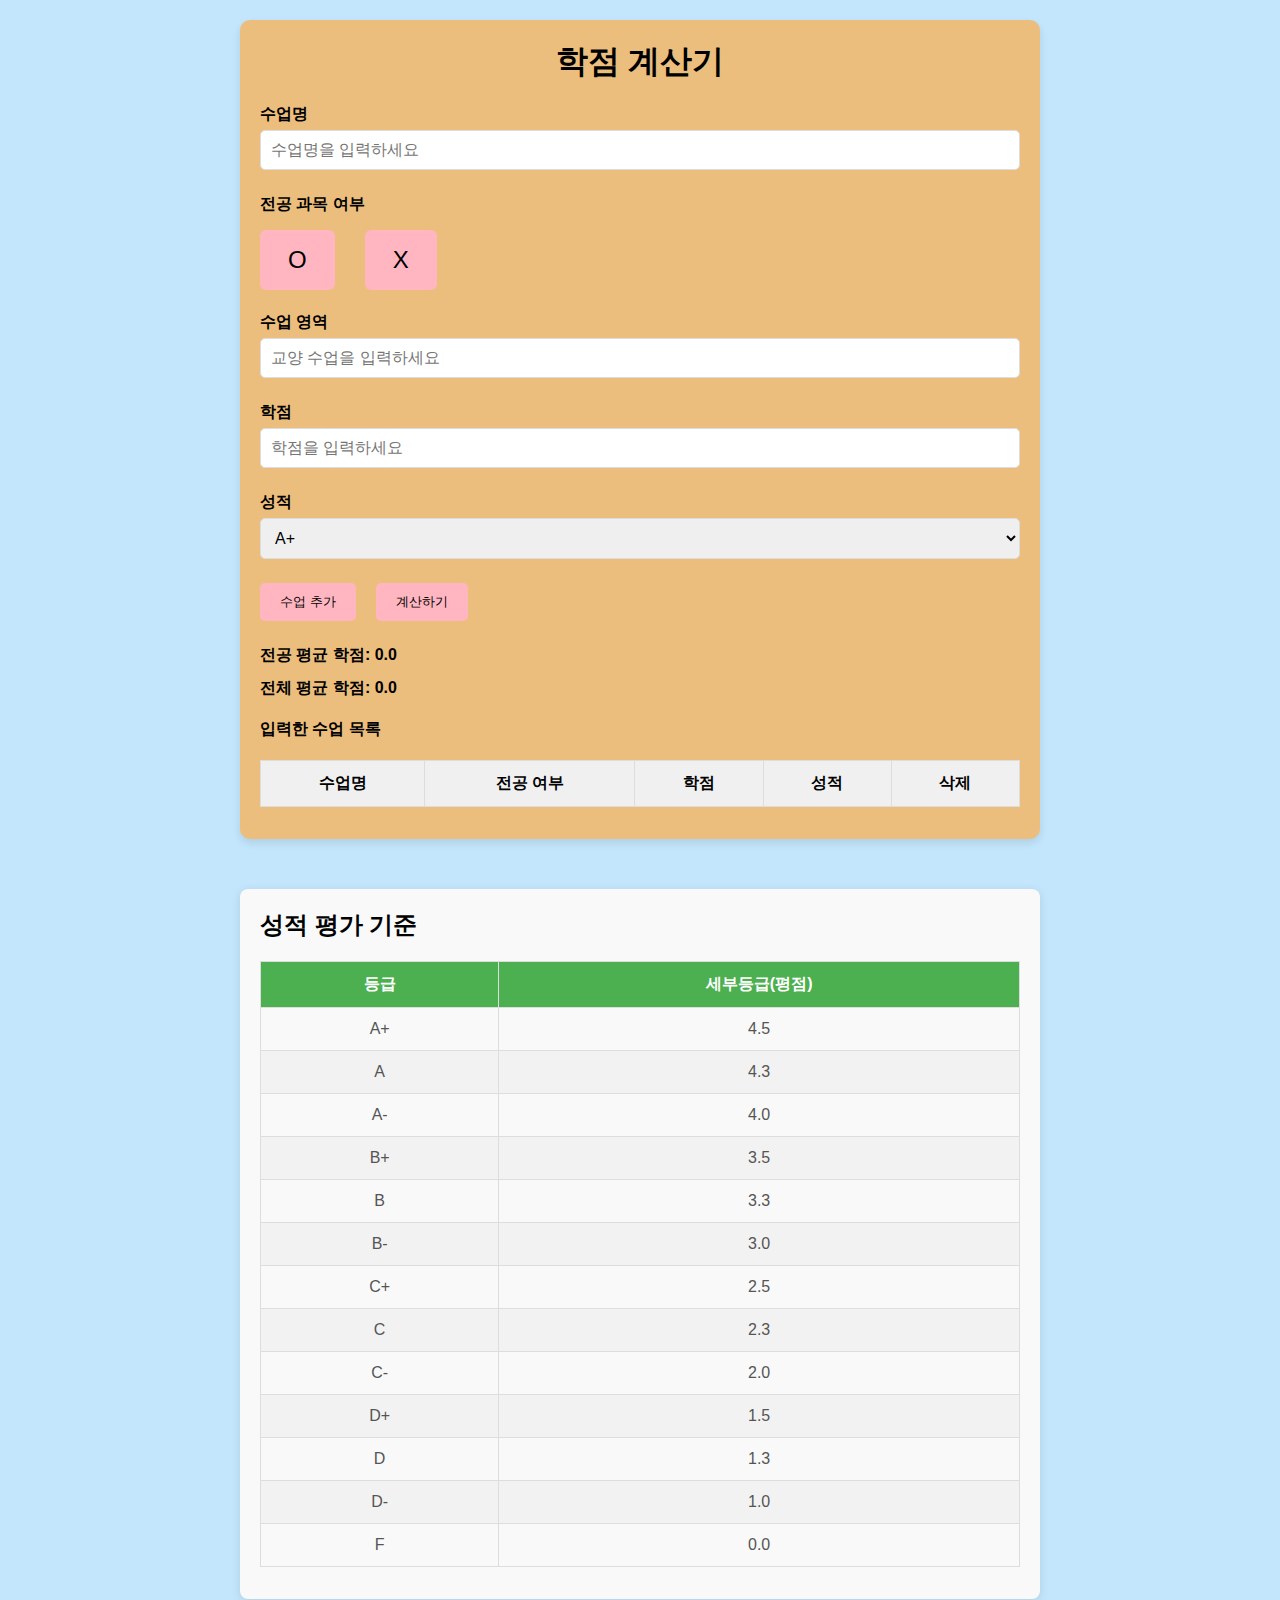
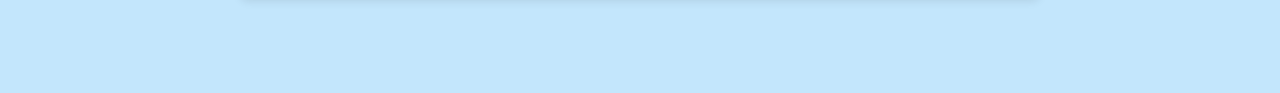
<file: a-club-site-making-main/web-program__page-start/credit_calculator.html>
<!DOCTYPE html>
<html lang="en">
<head>
    <meta charset="UTF-8">
    <meta name="viewport" content="width=device-width, initial-scale=1.0">
    <title>Document</title>
    <style>
        /* 공통 스타일 */
        * {
            margin: 0;
            padding: 0;
            box-sizing: border-box;
            margin-bottom: 12px;
        }

        body {
            font-family: Arial, sans-serif;
            background-color: rgb(135, 206, 250,0.5);
            padding: 20px;
        }

        /* 학점 계산기 가장 큰 div */
        .grade-calculator-container {
            max-width: 800px; /* 최대 가로 크기를 800px로 제한 */
            margin: 0 auto; /* 반응형 웹을 위하여 좌우의 margin을 auto로 지정 */
            background-color:  rgb(235, 190, 125); /* 최대 가로 크기를 800px로  */
            padding: 20px; /* 내부 padding 값 */
            border-radius: 10px; /* 모서리 둥근 정도 */
            box-shadow: 0 4px 8px rgba(0, 0, 0, 0.1); /* 모서리 그림자 정도 */
        }

        /* 학점 계산기 제목 id */
        #grade-calculator-title {
            text-align: center;
            font-size : 32px;
            margin-bottom: 20px;
        }

        /* 수업명, 전공 과목 여부, 수업 영역 등등 Text */
        .form-label {
            display: block;  /* block으로 만들어줘야 margin값을 적용 가능하다*/
            margin-bottom: 5px;
            font-weight: bold; /* 글자 스타일을 bold */
        }

        /* 사용자가 입력하는 부분 ex) 수업명을 입력하세요 */
        .input-field {
            width: 100%;
            padding: 10px;
            font-size: 16px;
            border: 1px solid #ddd;
            border-radius: 5px;
        }

        /* 전공 과목 O, X 버튼 스타일 */
        .btn-major {
            font-size: 24px;  /* O, X의 크기 */
            padding: 16px 28px; /* 버튼의 padding 값 */
            background-color: rgb(255, 182, 193); /* 버튼 색 */
            color: black; /* O.X의 색 */
            border: none;
            border-radius: 6px;
            cursor: pointer;
            margin: 10px;
            margin-left : 0px;
        }
        /* O,X 버튼 hover */
        .btn-major:hover {
            background-color: rgb(139, 69, 19);
            font-weight : bold;
            color : yellowgreen;
        }

        /* 버튼이 클릭되었을 때 활성화된 상태 */
        .btn-major.clicked {
            background-color: #FF6347; /* 클릭 시 배경색 빨간색 */
            transform: scale(1.1);  /* 버튼 클릭 시 약간 커짐 */
        }

        /* 버튼끼리의 묶음 ex) O,X 혹은 수업 추가와 계산하기 */
        .button-group {
            display: flex;
            gap: 20px; /* flex박스에서 사용가능 + O, X 사이의 간격 띄우기 */          
        }

        /* 수업 추가 버튼 */
        .btn-primary {
            background-color: rgb(255, 182, 193);
            color: black;
            padding: 10px 20px;
            border-radius: 5px;
            border: none;
            cursor: pointer;
        }
        /* 수업 추가 버튼 hover*/
        .btn-primary:hover {
            background-color: rgb(139, 69, 19);
            font-weight : bold;
            color : yellowgreen;
        }

        /* 계산하기 버튼 */
        .btn-success {
            background-color: rgb(255, 182, 193);
            color: black;
            padding: 10px 20px;
            border-radius: 5px;
            border: none;
            cursor: pointer;
        }
        /* 계산하기 버튼 hover */
        .btn-success:hover {
            background-color: rgb(139, 69, 19);
            font-weight : bold;
            color : yellowgreen;
        }

        /* 수업 목록 테이블 ex) 수업명, 전공여부 등등 */
        .course-table {
            width: 100%;
            margin-top: 20px;
            border-collapse: collapse; /*테이블의 기본 경계선들을 합쳐서 하나의 테두리로 더 깔끔한 table로 만듦*/
        }

        /* 수업 목록 테이블 --thead와 tbody에 있는 th,td */
        .course-table th, .course-table td {
            padding: 12px;
            border: 1px solid #ddd; 
            text-align: center;
        }
        /* 수업 목록 테이블 --thead에 있는 th */
        .course-table th {
            background-color: #f0f0f0;
            font-weight: bold;
        }

        /* 수업 영역 입력칸 */
        #general-course-input {
            display: block;
        }

        /* 입력한 수업 목록에서 table 표 ex. 수업명/전공여부/학점/성적/삭제 */
        .course-table-container {
            margin-top: 20px;
        }
        /* 성적 평가 기준 container*/
        .grade-table-container {
            margin: 50px auto;
            padding: 20px;
            max-width: 800px;  /* 학점 계산기의 max-width랑 똑같이 */
            background-color: #f9f9f9;
            border-radius: 8px;
            box-shadow: 0 2px 10px rgba(0, 0, 0, 0.1);
        }
        /* 등급 표 table */
        .grade-table {
            width: 100%;
            border-collapse: collapse; /* table에서 간격 없애기 */
            margin-top: 20px;
        }
        /* 등급 표 table에서 thead랑 tbody*/
        .grade-table th, .grade-table td {
            padding: 12px 15px;
            text-align: center;
            border: 1px solid #ddd;
        }
        /* 등급 표 table에서 thead만*/
        .grade-table th {
            background-color: #4CAF50;
            color: white;
        }
         /* 등급 표 table에서 짝수번째마다 색변화(thead 내에서 tr 짝수/ tbody 내에서 tr 짝수) */
        .grade-table tr:nth-child(even) {
            background-color: #f2f2f2;
        }
        /* 등급 표 table에서 tbody에 있는 값 hover시 색 변화*/
        /* 참고로 thead에 있는 값은 hover시 색 변화 명시하지 않으면 일반적으로 적용X*/
        .grade-table tr:hover {
            background-color: #ddd;
        }
        /* 등급 표 tbody 폰트 색/크기*/
        .grade-table td {
            font-size: 16px;
            color: #555;
        }
        /* X버튼 꾸미기 */
        .btn-delete {
            background: none;
            border: none;
            color: red;
            font-size: 16px;
            font-weight: bold;
            cursor: pointer;
            margin-bottom : 0; /* 모든 스타일에 margin-bottom : 12 를 넣었기 때문에 */
        }
        /* X버튼 hover시 색 변화*/
        .btn-delete:hover {
            color: darkred;
        }
        /* X 버튼을 셀 가운데데에 오도록 만들기*/
        .delete-wrapper {
            display: flex;
            justify-content: center;
            align-items: center;
            height: 100%;
            margin-bottom: 0;
        }

        /* 토스트 메시지, 수업 추가/삭제 관련해서 메시지 디자인*/
        .toast-message {
            position: fixed;
            bottom: 30px;
            left: 50%;
            transform: translateX(-50%); /* X축 방향으로 50% 이동 */
            background-color: rgba(60, 60, 60, 0.9);
            color: white;
            padding: 14px 24px;
            border-radius: 30px;
            font-size: 16px;
            opacity: 0; /* 아무것도 하지 않았을 떄는 보이지 않음*/
            pointer-events: none; /* 클릭을 할 수 없게 만든다 */
            transition: opacity 0.4s ease; /* 부드럽게 투명도가 변한다*/
            z-index: 9999;
        }
        /* 토스트 메시지가 나타날 때 (띄어쓰기하면 전혀 다른 의미)*/
        .toast-message.show {
            opacity: 1;
        }

    </style>
</head>
<body>
    <!-- 수업 입력란을 추가하는 부분 -->
    <div class="grade-calculator-container">
        <!--제목 부분-->
        <h2 id="grade-calculator-title">학점 계산기</h2>
        
        <form id="grade-form">
            <!--수업명 입력 부분-->
            <div class="form-group">
                <label for="course-name" class="form-label">수업명</label>
                <input type="text" id="course-name" class="input-field" placeholder="수업명을 입력하세요">
            </div>
            <!-- 전공 과목 여부 부분-->
            <div class="form-group">
                <label for="is-major" class="form-label">전공 과목 여부</label>
                <!-- 전공 과목 O, X 버튼 -->
                <div class="button-group">
                    <button type="button" id="is-major-O" class="btn-major" onclick="toggleActive('O')">O</button>
                    <button type="button" id="is-major-X" class="btn-major" onclick="toggleActive('X')">X</button>
                </div>
            </div>
            <!-- 수업 영역 -->
            <div id="general-course-input" class="form-group" style="display: block;">
                <label for="general-course" class="form-label">수업 영역</label>
                <input type="text" id="general-course" class="input-field" placeholder="교양 수업을 입력하세요">
            </div>
            <!-- 학점 영역 -->
            <div class="form-group">
                <label for="credits" class="form-label">학점</label>
                <input type="number" id="credits" class="input-field" placeholder="학점을 입력하세요" min="1">
            </div>
            <!-- 성적 영역 -->
            <div class="form-group">
                <label for="grade" class="form-label">성적</label>
                <select id="grade" class="input-field">
                    <option value="A+">A+</option>
                    <option value="A">A</option>
                    <option value="A-">A-</option>
                    <option value="B+">B+</option>
                    <option value="B">B</option>
                    <option value="B-">B-</option>
                    <option value="C+">C+</option>
                    <option value="C">C</option>
                    <option value="C-">C-</option>
                    <option value="D+">D+</option>
                    <option value="D">D</option>
                    <option value="D-">D-</option>
                    <option value="F">F</option>
                </select>
            </div>
            
            <!-- 수업 추가 버튼 / 계산하기 버튼 -->
            <div class="form-group button-group">
                <button type="button" onclick="addCourse()" class="btn btn-primary">수업 추가</button>
                <button type="button" onclick="calculateAverages(event)" class="btn btn-success">계산하기</button>
            </div>
        </form>
        <!-- 전공 평균 학점 -->
        <h4>전공 평균 학점: <span id="major-gpa">0.0</span></h4>
        <!-- 전체 평균 학점 -->
        <h4>전체 평균 학점: <span id="overall-gpa">0.0</span></h4>
        <!-- 입력한 수업 목록 -->
        <div class="course-table-container">
            <h4>입력한 수업 목록</h4>
            <table id="course-list" class="course-table">
                <thead>
                    <tr>
                        <th>수업명</th>
                        <th>전공 여부</th>
                        <th>학점</th>
                        <th>성적</th>
                        <th>삭제</th>
                    </tr>
                </thead>
                <tbody></tbody>
            </table>
        </div>
    </div>
    <!-- 성적 평가 기준 -->
    <div class="grade-table-container">
        <h2>성적 평가 기준</h2>
        <table class="grade-table">
            <thead>
                <tr>
                    <th>등급</th>
                    <th>세부등급(평점)</th>
                </tr>
            </thead>
            <tbody>
                <tr><td>A+</td><td>4.5</td></tr>
                <tr><td>A</td><td>4.3</td></tr>
                <tr><td>A-</td><td>4.0</td></tr>
                <tr><td>B+</td><td>3.5</td></tr>
                <tr><td>B</td><td>3.3</td></tr>
                <tr><td>B-</td><td>3.0</td></tr>
                <tr><td>C+</td><td>2.5</td></tr>
                <tr><td>C</td><td>2.3</td></tr>
                <tr><td>C-</td><td>2.0</td></tr>
                <tr><td>D+</td><td>1.5</td></tr>
                <tr><td>D</td><td>1.3</td></tr>
                <tr><td>D-</td><td>1.0</td></tr>
                <tr><td>F</td><td>0.0</td></tr>
            </tbody>
        </table>
    </div>
    <!--토스트 메시지, 수업 추가,삭제 시에 메시지-->
    <div id="toast" class="toast-message">메시지</div>

    <script>
        let totalCredits = 0; // 전체 학점의 총합
        let totalGradePoints = 0; // 학점 * 성적에 따른 점수의 총합
        let totalMajorCredits = 0; // 전공 학점의 총합
        let totalMajorGradePoints = 0; // 전공 학점 * 성적에 따른 점수의 총합
        // 수업 목록을 localStorage에 저장할 배열
        let courseList = [];

        // 성적에 따른 점수 계산
        function getGradePoint(grade) {
            switch (grade) {
                case "A+":
                    return 4.5;
                case "A":
                    return 4.3;
                case "A-":
                    return 4.0;
                case "B+":
                    return 3.5;
                case "B":
                    return 3.3;
                case "B-":
                    return 3.0;
                case "C+":
                    return 2.5;
                case "C":
                    return 2.3;
                case "C-":
                    return 2.0;
                case "D+":
                    return 1.5;
                case "D":
                    return 1.3;
                case "D-":
                    return 1.0;
                default:
                    return 0.0; // F
            }
        }


        
    // 수업 추가 함수
    function addCourse() {
        // 수업명 입력값
        const courseName = document.getElementById("course-name").value;
        // 학점 입력값
        const credits = parseInt(document.getElementById("credits").value);
        // 성적 입력값
        const grade = document.getElementById("grade").value;


        // 전공 과목 여부 O버튼이 클릭되어있다면 true, 아니면 false를 반환함
        const isMajor = document.getElementById("is-major-O").classList.contains('clicked');
        // O버튼 클릭시 '전공', 아니면 '교양'
        let courseType = isMajor ? '전공': document.getElementById("general-course").value || '교양';

        // 입력값이 없으면 경고 메시지
        if (!courseName || !credits || !grade) {
            alert("입력이 부족합니다!!");
            return; // return이 없으면 함수가 계속 진행되어서 입력값 받지 않고 진행됨.
        }
         // 새 수업 객체 만들기
         const newCourse = {
            name : courseName,
            type : courseType,
            credits : credits,
            grade : grade,    
        };
        // 수업 목록을 localStorage에 저장할 배열에 저장
        courseList.push(newCourse);
        // localStorage에 tag가 'courses'로 배열이 문자열로 저장됨
        localStorage.setItem('courses', JSON.stringify(courseList));

        // 테이블에 수업을 출력하는 함수
        renderCourse(newCourse);

        // 성적 계산, getGradePoint함수는 입력한 성적을 점수로 바꿔주는 함수
        const gradePoint = getGradePoint(grade);
        // 학점의 총합
        totalCredits += credits;
        // 학점 * 성적에 따른 점수의 합
        totalGradePoints += gradePoint * credits;

        if (isMajor) {
            // 전공 학점의 총합
            totalMajorCredits += credits;
            // 전공 학점 * 성적에 따른 점수의 합
            totalMajorGradePoints += gradePoint * credits;
        }



        // 폼 초기화
        document.getElementById("grade-form").reset();
        // 버튼 상태 초기화
        document.getElementById("is-major-O").classList.remove('clicked');
        document.getElementById("is-major-X").classList.remove('clicked');

        // 수업 추가 누르시 메시지 등장
        showToast("수업이 추가되었습니다!");
    }


    // O, X 버튼 클릭시 버튼 상태 변경
    function toggleActive(buttonType) {
        const isMajorO = document.getElementById("is-major-O");
        const isMajorX = document.getElementById("is-major-X");
        // 수업 영역 입력값
        const generalCourseInput = document.getElementById("general-course-input");

        if (buttonType === 'O') {
            // clicked라는 클래스를 추가하거나 삭제하는 코드
            isMajorO.classList.add('clicked');
            isMajorX.classList.remove('clicked');
            generalCourseInput.style.display = 'none'; // 전공이면 숨김
        } else {
            isMajorX.classList.add('clicked');
            isMajorO.classList.remove('clicked');
            generalCourseInput.style.display = 'block'; // 교양이면 표시
        }
    }

    // 학점 평균을 계산하는 함수 event는 이벤트 객체, button 태그에서 onclick = calculateAverages(event) 명시
    function calculateAverages(event) {
        // onclick 시 페이지 새로고침을 막아버림
        if (event) event.preventDefault();
        // .toFixed는 소수점 둘째자리까지 반올림해서 나타낸다. 따라서 전체 평균 학점과 전공 평균 학점을 구한다
        const majorGPA = totalMajorCredits === 0 ? 0 : (totalMajorGradePoints / totalMajorCredits).toFixed(2);
        const overallGPA = totalCredits === 0 ? 0 : (totalGradePoints / totalCredits).toFixed(2);
        // 텍스트 내용을 계산된 값을 바꿔버리는 함수
        document.getElementById("major-gpa").textContent = majorGPA;
        document.getElementById("overall-gpa").textContent = overallGPA;
    }

    // 삭제 버튼 관련 클릭시 해당 셀 삭제, 그리고 평균값 다시 계산하기
    function deleteCourse(button) {
        // 삭제 버튼이 위치한 수업 정보가 있는 행 (<tr>) 을 의미한다
        const row = button.parentElement.parentElement;
        // 삭제 버튼이 위치한 행 내 모든 td를 의미, 즉 수업명, 전공여부, 학점, 성적
        const cells = row.getElementsByTagName("td");
        // 수업명 텍스트
        const courseName = cells[0].textContent;
        // 전공여부 텍스트
        const courseType = cells[1].textContent;
        // 학점 점수
        const courseCredits = parseInt(cells[2].textContent);
        // 성적 텍스트
        const courseGrade = cells[3].textContent;
        // 성적에 따른 점수
        const gradePoint = getGradePoint(courseGrade);

        // 삭제 후 전체 평균 학점 값 다시 구하기
        totalCredits -= courseCredits;
        totalGradePoints -= gradePoint * courseCredits;
        // 삭제 후 전공 평균 학점 값 다시 구하기
        if (courseType === '전공') {
            totalMajorCredits -= courseCredits;
            totalMajorGradePoints -= gradePoint * courseCredits;
        }

        // filter() 콜백함수를 통해 courseList 객체 안에 여러 배열 중 삭제할려는 배열을 찾아서 삭제하고 객체를 재정의하는 코드
        courseList = courseList.filter(course =>    // course 객체로 courseList 객체의 여러 배열을 전달한다
            !(course.name === courseName && 
            course.type === courseType &&
            course.credits === courseCredits &&
            course.grade === courseGrade)   // return 값이 false라면 아무 일도 일어나지 않지만 true라면 배열이 filter 된다.
        );
        // localStorage에 반영
        localStorage.setItem('courses', JSON.stringify(courseList));  
        // 테이블에서 제거
        row.remove();
        // 평균 재계산
        calculateAverages();
        // 삭제 버튼 누르실 메시지 추가!
        showToast("수업이 삭제되었습니다!");
    }


    // 페이지 로드 시 localStorage에서 데이터 복원
    // window.onload는 페이지가 완전히 로드되었을 때 실행되는 이벤트
    window.onload = function () {
        const savedCourses = localStorage.getItem('courses');
        if (savedCourses) {
            courseList = JSON.parse(savedCourses); // 객체 배열로 전환하여 courseList 변수에 할당함
            // 수업 객체를 순차적으로 가져오는 함수
            courseList.forEach(course => {
                renderCourse(course);  // 테이블에 그리기
                // 평균 학점 계산도 함께 반영
                const gradePoint = getGradePoint(course.grade);
                totalCredits += course.credits;
                totalGradePoints += gradePoint * course.credits;

                if (course.type === '전공') {
                    totalMajorCredits += course.credits;
                    totalMajorGradePoints += gradePoint * course.credits;
                }
            });
            calculateAverages();
        }
    };
    // 테이블에 수업을 출력하는 함수
    function renderCourse(course) {
    const tbody = document.getElementById("course-list").getElementsByTagName("tbody")[0];
    // tbody에 새로운 tr을 끝에 추가하고 해당 정보를 newRow에 저장한다.
    const newRow = tbody.insertRow();
    newRow.innerHTML = `
        <td>${course.name}</td>
        <td>${course.type}</td>
        <td>${course.credits}</td>
        <td>${course.grade}</td>
        <td>
            <button class="btn-delete" onclick="deleteCourse(this)">X</button>
        </td>
    `; // this는 버튼 자신을 의미한다
    }
    // 토스트 메시지 나오는 함수, 매개변수는 나타날 메시지를 의미
    function showToast(message) {
        const toast = document.getElementById("toast");
        toast.textContent = message;
        toast.classList.add("show");
        // 3초 후에 메시지가 사라지는 콜백함수
        setTimeout(() => {
            toast.classList.remove("show");
        }, 3000);  
    }

    </script>      
</body>
</html>
</file>
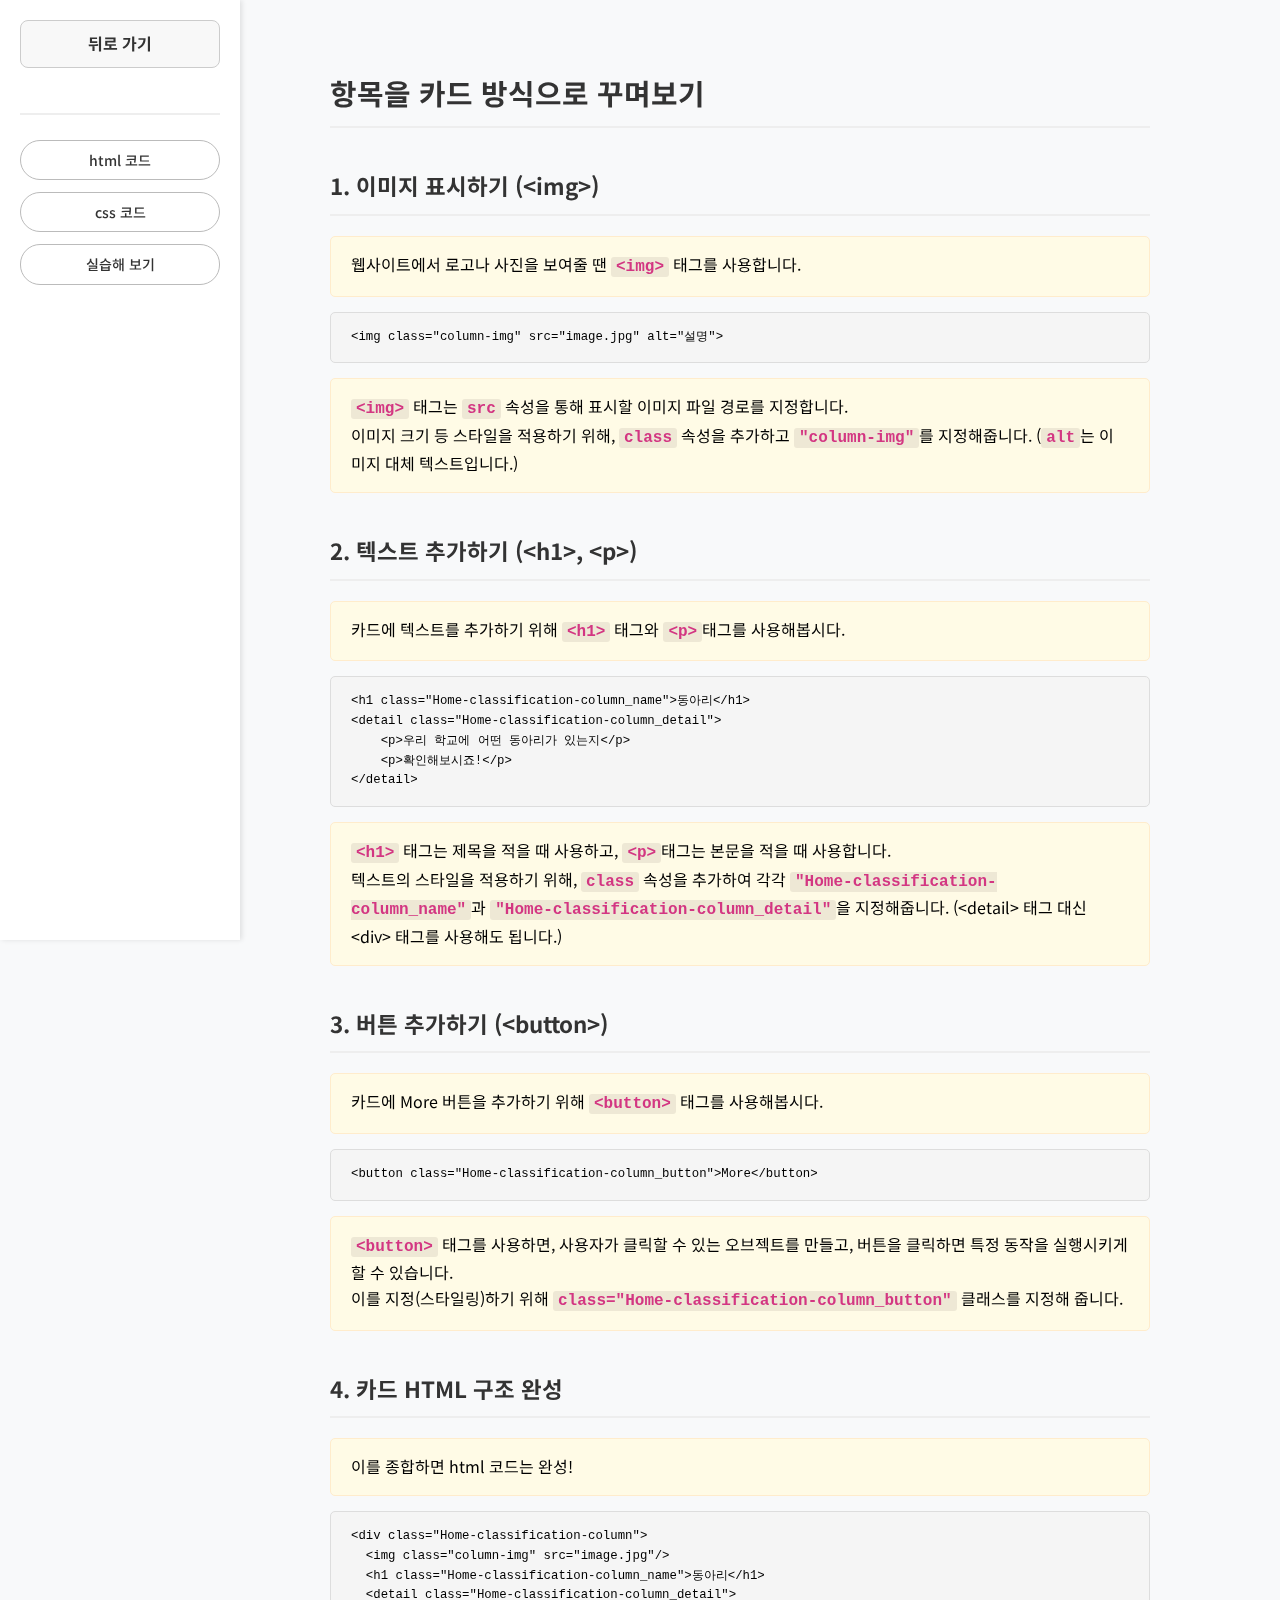
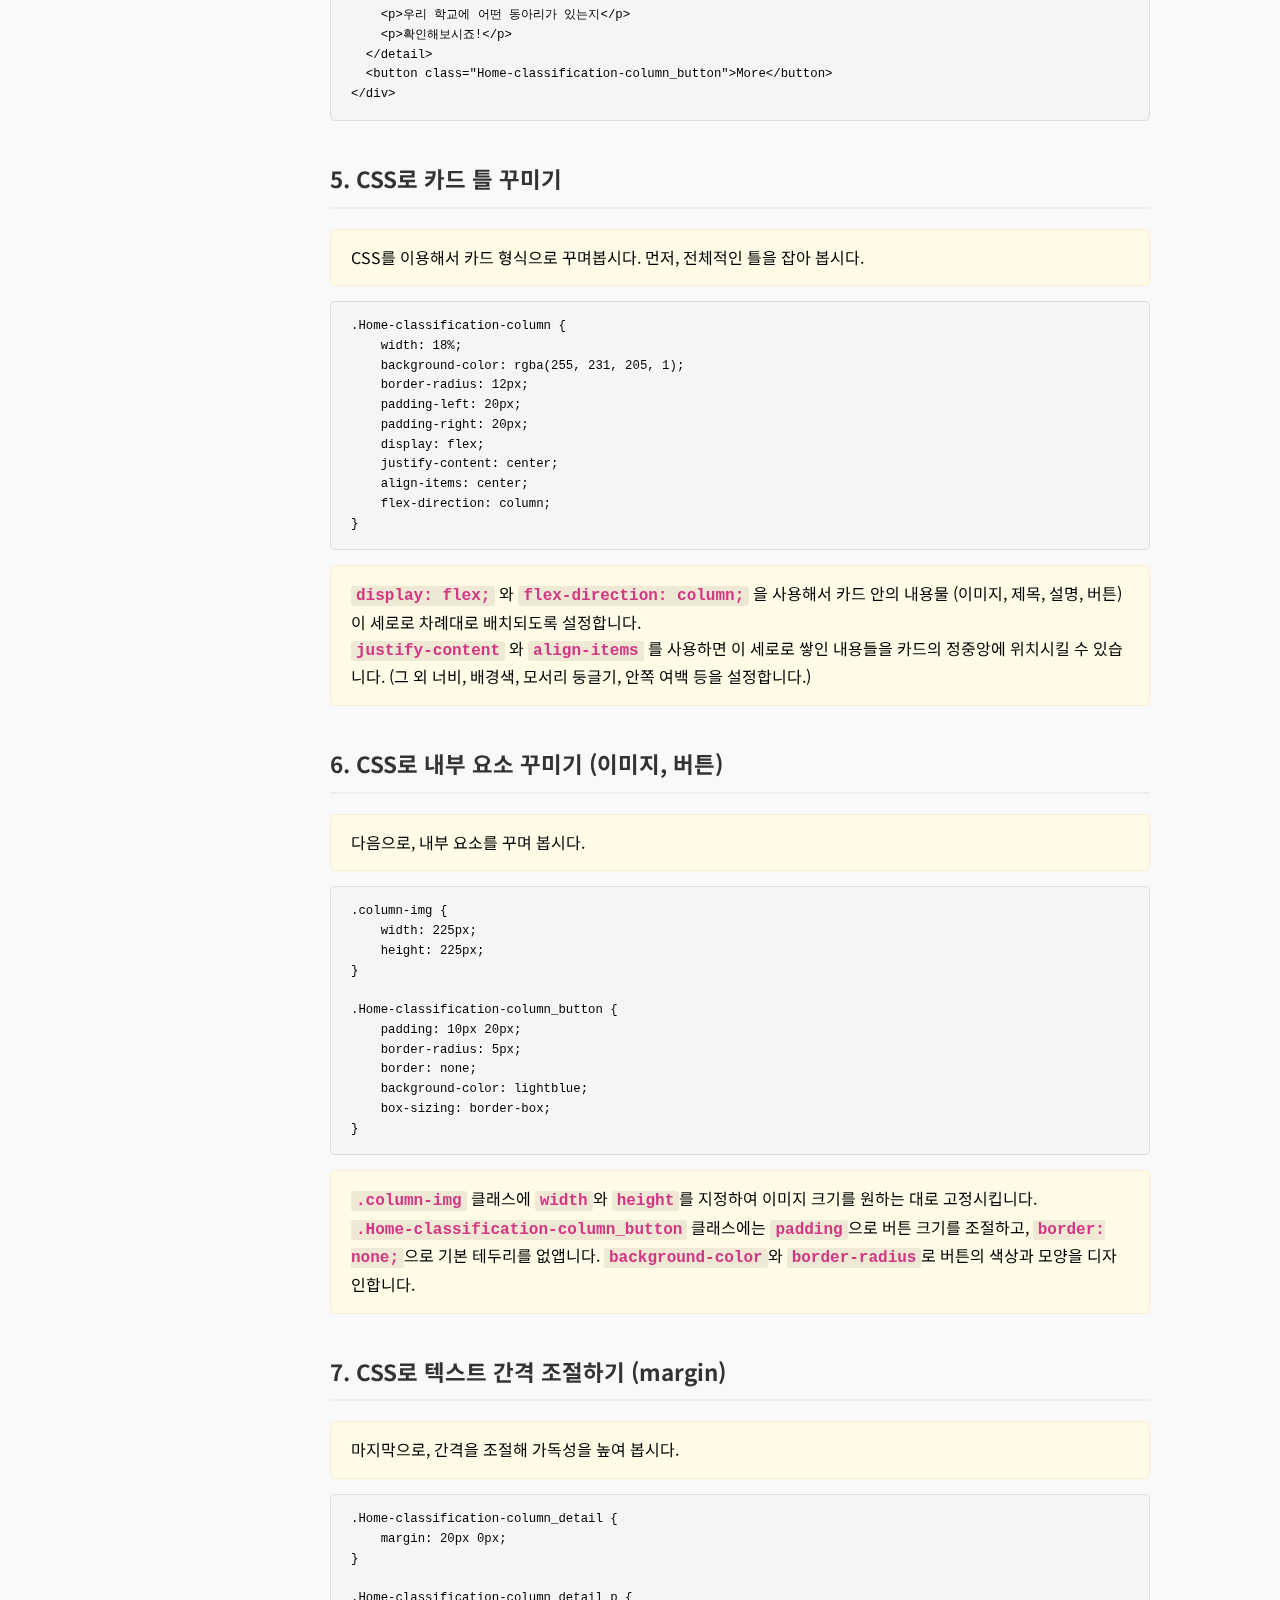
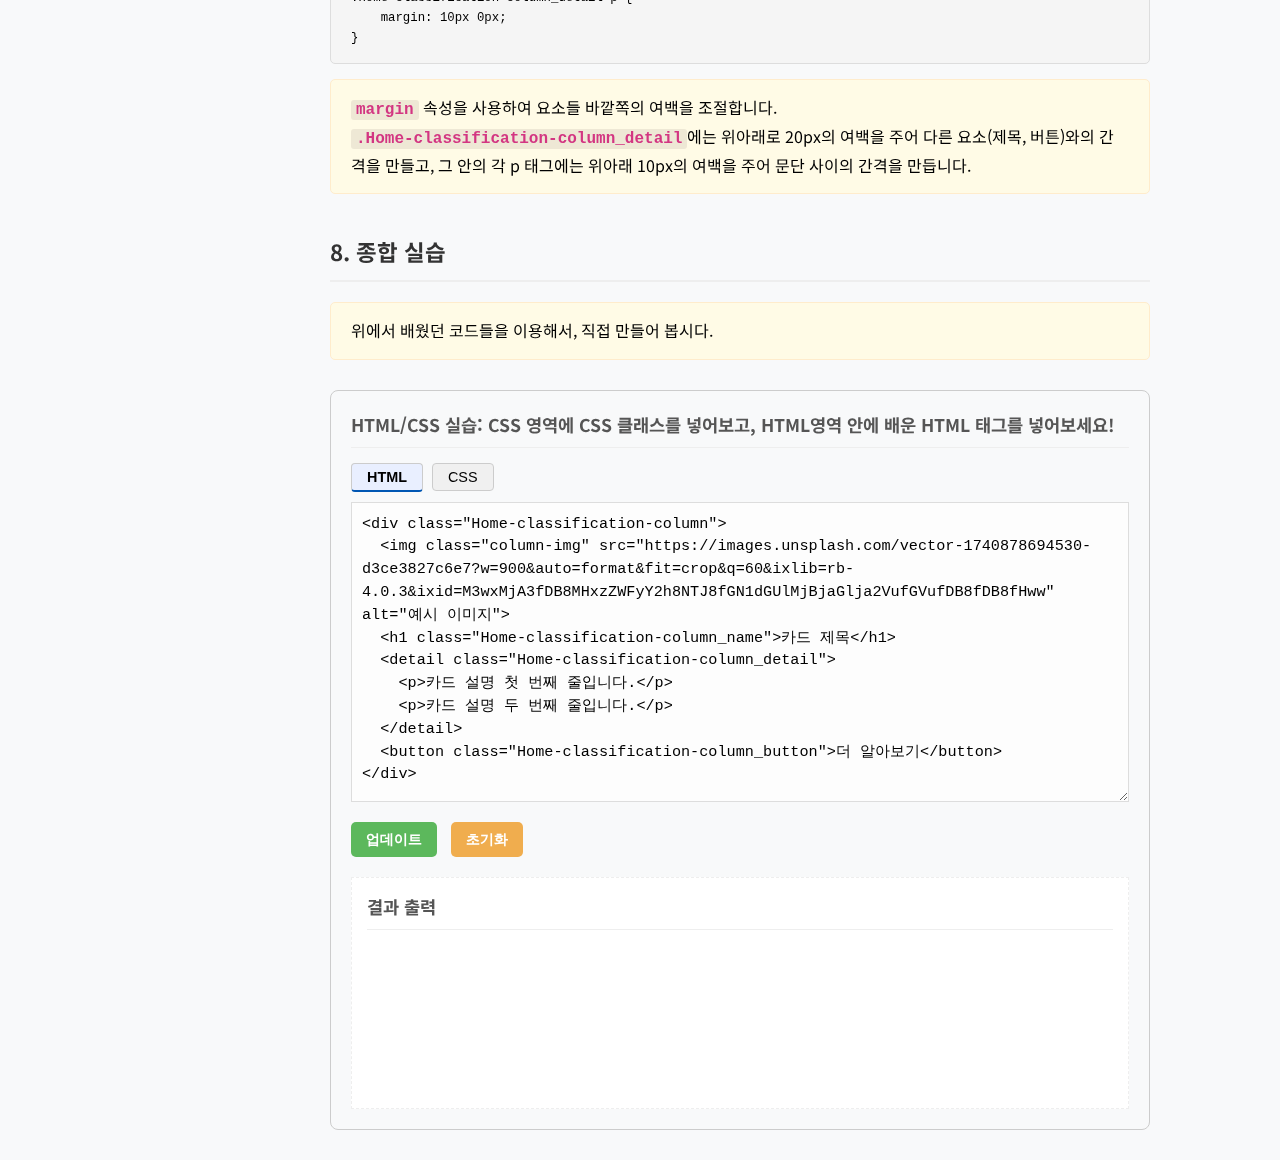
<file: a-club-site-making-main/web-program__page-start/items-card_format.html>
<!DOCTYPE html>
<html lang="ko">
<head>
    <meta charset="UTF-8">
    <meta name="viewport" content="width=device-width, initial-scale=1.0">
    <title>카드 방식으로 항목 꾸며보기</title>
    <link rel="preconnect" href="https://fonts.googleapis.com">
    <link rel="preconnect" href="https://fonts.gstatic.com" crossorigin>
    <link href="https://fonts.googleapis.com/css2?family=Noto+Sans+KR:wght@400;700&display=swap" rel="stylesheet">
    <style>
        html {
            scroll-behavior: smooth;
        }
        body {
            font-family: 'Noto Sans KR', sans-serif;
            line-height: 1.6;
            margin: 0;
            padding: 0;
            background-color: #f8f9fa;
        }
        h1, h2 {
            border-bottom: 2px solid #eee; padding-bottom: 10px; margin-bottom: 20px;
            margin-top: 40px; color: #333;
        }
        h1 { font-size: 1.8em; }
        h2 { font-size: 1.4em; }
        .explanation-box {
            background-color: #fffbe6; border: 1px solid #ffeccc; padding: 15px 20px;
            margin: 15px 0; border-radius: 5px;
        }
        .code-box {
            background-color: #f5f5f5; border: 1px solid #ddd; padding: 15px 20px;
            margin: 15px 0; border-radius: 5px;
            font-family: 'SFMono-Regular', Consolas, 'Liberation Mono', Menlo, Courier, monospace;
            overflow-x: auto; white-space: pre; font-size: 0.95em;
        }
        .code-box pre { margin: 0; }
        .highlight {
            font-weight : bold; color : #d33682; background-color: #eee8d5;
            padding: 1px 5px; border-radius: 3px;
            font-family: 'SFMono-Regular', Consolas, 'Liberation Mono', Menlo, Courier, monospace;
        }
        .practice-area {
            border: 1px solid #ccc; padding: 20px; margin-top: 30px; border-radius: 8px;
        }
        .practice-area h3 {
            margin-top: 0; margin-bottom: 15px; font-size: 1.1em; color: #555;
            border-bottom: 1px solid #eee; padding-bottom: 8px;
        }
        .practice-area textarea {
            width: 100%; min-height: 300px; border: 1px solid #ddd; padding: 10px;
            font-family: 'SFMono-Regular', Consolas, 'Liberation Mono', Menlo, Courier, monospace;
            font-size: 0.95em; line-height: 1.5; resize: vertical; margin-bottom: 10px;
            background-color: #fdfdfd; box-sizing: border-box;
        }
        .editor-toggle-buttons {
            margin-bottom: 10px;
        }
        .editor-toggle-buttons button {
            padding: 5px 15px;
            margin-right: 5px;
            cursor: pointer;
            border: 1px solid #ccc;
            background-color: #f0f0f0;
            border-radius: 4px;
            font-size: 0.9em;
        }
        .editor-toggle-buttons button.active {
            background-color: #e9efff;
            border-bottom: 2px solid #0056b3;
            font-weight: bold;
        }
        .editor-toggle-buttons button:hover {
            background-color: #e0e0e0;
        }

        .practice-output { min-height: 200px; border: 1px dashed #eee; background-color: #ffffff; padding: 15px; margin-top: 20px; }
        .practice-output iframe { min-height: 400px; display: block; border: none; width: 100%; }
        .update-button, .newdate-button {
            margin-top: 10px; padding: 8px 15px; color: white; border: none; cursor: pointer;
            border-radius: 5px; font-weight: bold; transition: background-color 0.2s, transform 0.1s; font-size: 0.9em;
        }
        .update-button:active, .newdate-button:active { transform: scale(0.98); }
        .update-button { background-color: #5cb85c; }
        .update-button:hover { background-color: #4cae4c; }
        .newdate-button { background-color: #f0ad4e; margin-left : 10px; }
        .newdate-button:hover { background-color: #ec971f; }

        .navigator-sidebar {
            width: 200px; background-color: #ffffff; padding: 20px; display: flex;
            flex-direction: column; box-shadow: 2px 0 5px rgba(0, 0, 0, 0.1);
            position: fixed; top: 0; left: 0; height: 100vh; overflow-y: auto; z-index: 1000;
        }
        .sidebar-back-btn {
            display: block;
            padding: 10px 15px;
            font-size: 16px;
            font-weight: bold;
            color: #333;
            background-color: #f8f8f8;
            border: 1px solid #ccc;
            border-radius: 8px;
            text-align: center;
            text-decoration: none;
            margin-bottom: 20px;
            transition: background-color 0.2s;
        }
        .sidebar-back-btn:hover {
            background-color: #e8e8e8;
        }

        .sidebar-separator {
            border: none;
            border-top: 2px solid #eee;
            margin: 25px 0;
        }

        .sidebar-links { list-style: none; padding: 0; margin: 0; display: flex; flex-direction: column; gap: 12px; }
        .sidebar-links li { margin: 0; }

        .sidebar-links a {
            display: block;
            padding: 8px 10px;
            font-size: 14px;
            font-weight: 500;
            border: 1px solid #bbb;
            background-color: #ffffff;
            color: #333;
            border-radius: 20px;
            cursor: pointer;
            transition: all 0.2s ease-in-out;
            text-align: center;
            text-decoration: none;
        }
        .sidebar-links a:hover {
            background-color: #f0f0f0;
            border-color: #aaa;
            color: #007bff;
        }
        .sidebar-links a:active {
             transform: scale(0.98);
        }

        .explanation-content {
            max-width: 1100px;
            margin: 0 auto;
            padding: 30px 40px 30px 240px;
            box-sizing: border-box;
        }
    </style>
</head>
<body>

    <div class="navigator-sidebar">
        <a href="main-home.html" class="sidebar-back-btn">뒤로 가기</a>
        <hr class="sidebar-separator">
        <ul class="sidebar-links">
            <li><a href="#html-explanation">html 코드</a></li>
            <li><a href="#css-explanation">css 코드</a></li>
            <li><a href="#practice-section">실습해 보기</a></li>
        </ul>
    </div>

    <div class="explanation-content">

        <h1>항목을 카드 방식으로 꾸며보기</h1>

        <h2>1. 이미지 표시하기 (&lt;img&gt;)</h2>
        <div class="explanation-box">
            웹사이트에서 로고나 사진을 보여줄 땐 <span class="highlight">&lt;img&gt;</span> 태그를 사용합니다.
        </div>
        <div class="code-box"><pre><code>&lt;img class="column-img" src="image.jpg" alt="설명"&gt;</code></pre></div>
        <div class="explanation-box">
            <span class="highlight">&lt;img&gt;</span> 태그는 <span class="highlight">src</span> 속성을 통해 표시할 이미지 파일 경로를 지정합니다.<br>
            이미지 크기 등 스타일을 적용하기 위해, <span class="highlight">class</span> 속성을 추가하고 <span class="highlight">"column-img"</span>를 지정해줍니다. (<span class="highlight">alt</span>는 이미지 대체 텍스트입니다.)
        </div>

        <h2>2. 텍스트 추가하기 (&lt;h1&gt;, &lt;p&gt;)</h2>
        <div class="explanation-box">
            카드에 텍스트를 추가하기 위해 <span class="highlight">&lt;h1&gt;</span> 태그와 <span class="highlight">&lt;p&gt;</span>태그를 사용해봅시다.
        </div>
        <div class="code-box"><pre><code>&lt;h1 class="Home-classification-column_name"&gt;동아리&lt;/h1&gt;
&lt;detail class="Home-classification-column_detail"&gt;
    &lt;p&gt;우리 학교에 어떤 동아리가 있는지&lt;/p&gt;
    &lt;p&gt;확인해보시죠!&lt;/p&gt;
&lt;/detail&gt;</code></pre></div>
        <div class="explanation-box">
            <span class="highlight">&lt;h1&gt;</span> 태그는 제목을 적을 때 사용하고, <span class="highlight">&lt;p&gt;</span>태그는 본문을 적을 때 사용합니다.<br>
            텍스트의 스타일을 적용하기 위해, <span class="highlight">class</span> 속성을 추가하여 각각 <span class="highlight">"Home-classification-column_name"</span>과 <span class="highlight">"Home-classification-column_detail"</span>을 지정해줍니다.
            (&lt;detail&gt; 태그 대신 &lt;div&gt; 태그를 사용해도 됩니다.)
        </div>

        <h2>3. 버튼 추가하기 (&lt;button&gt;)</h2>
        <div class="explanation-box">
            카드에 More 버튼을 추가하기 위해 <span class="highlight">&lt;button&gt;</span> 태그를 사용해봅시다.
        </div>
        <div class="code-box"><pre><code>&lt;button class="Home-classification-column_button"&gt;More&lt;/button&gt;</code></pre></div>
        <div class="explanation-box">
            <span class="highlight">&lt;button&gt;</span> 태그를 사용하면, 사용자가 클릭할 수 있는 오브젝트를 만들고, 버튼을 클릭하면 특정 동작을 실행시키게 할 수 있습니다.<br>
            이를 지정(스타일링)하기 위해 <span class="highlight">class="Home-classification-column_button"</span> 클래스를 지정해 줍니다.
        </div>

        <h2 id="html-explanation">4. 카드 HTML 구조 완성</h2>
        <div class="explanation-box">
            이를 종합하면 html 코드는 완성!
        </div>
        <div class="code-box"><pre><code>&lt;div class="Home-classification-column"&gt;
  &lt;img class="column-img" src="image.jpg"/&gt;
  &lt;h1 class="Home-classification-column_name"&gt;동아리&lt;/h1&gt;
  &lt;detail class="Home-classification-column_detail"&gt;
    &lt;p&gt;우리 학교에 어떤 동아리가 있는지&lt;/p&gt;
    &lt;p&gt;확인해보시죠!&lt;/p&gt;
  &lt;/detail&gt;
  &lt;button class="Home-classification-column_button"&gt;More&lt;/button&gt;
&lt;/div&gt;</code></pre></div>

        <h2 id="css-explanation">5. CSS로 카드 틀 꾸미기</h2>
        <div class="explanation-box">
            CSS를 이용해서 카드 형식으로 꾸며봅시다. 먼저, 전체적인 틀을 잡아 봅시다.
        </div>
        <div class="code-box"><pre><code>.Home-classification-column {
    width: 18%;
    background-color: rgba(255, 231, 205, 1);
    border-radius: 12px;
    padding-left: 20px;
    padding-right: 20px;
    display: flex;
    justify-content: center;
    align-items: center;
    flex-direction: column;
}</code></pre></div>
        <div class="explanation-box">
            <span class="highlight">display: flex;</span> 와 <span class="highlight">flex-direction: column;</span> 을 사용해서 카드 안의 내용물 (이미지, 제목, 설명, 버튼)이 세로로 차례대로 배치되도록 설정합니다.<br>
            <span class="highlight">justify-content</span> 와 <span class="highlight">align-items</span> 를 사용하면 이 세로로 쌓인 내용들을 카드의 정중앙에 위치시킬 수 있습니다. (그 외 너비, 배경색, 모서리 둥글기, 안쪽 여백 등을 설정합니다.)
        </div>

        <h2>6. CSS로 내부 요소 꾸미기 (이미지, 버튼)</h2>
        <div class="explanation-box">
            다음으로, 내부 요소를 꾸며 봅시다.
        </div>
         <div class="code-box"><pre><code>.column-img {
    width: 225px;
    height: 225px;
}

.Home-classification-column_button {
    padding: 10px 20px;
    border-radius: 5px;
    border: none;
    background-color: lightblue;
    box-sizing: border-box;
}</code></pre></div>
         <div class="explanation-box">
             <span class="highlight">.column-img</span> 클래스에 <span class="highlight">width</span>와 <span class="highlight">height</span>를 지정하여 이미지 크기를 원하는 대로 고정시킵니다.<br>
             <span class="highlight">.Home-classification-column_button</span> 클래스에는 <span class="highlight">padding</span>으로 버튼 크기를 조절하고, <span class="highlight">border: none;</span>으로 기본 테두리를 없앱니다. <span class="highlight">background-color</span>와 <span class="highlight">border-radius</span>로 버튼의 색상과 모양을 디자인합니다.
        </div>

        <h2>7. CSS로 텍스트 간격 조절하기 (margin)</h2>
        <div class="explanation-box">
            마지막으로, 간격을 조절해 가독성을 높여 봅시다.
        </div>
        <div class="code-box"><pre><code>.Home-classification-column_detail {
    margin: 20px 0px;
}

.Home-classification-column_detail p {
    margin: 10px 0px;
}</code></pre></div>
        <div class="explanation-box">
            <span class="highlight">margin</span> 속성을 사용하여 요소들 바깥쪽의 여백을 조절합니다.<br>
            <span class="highlight">.Home-classification-column_detail</span>에는 위아래로 20px의 여백을 주어 다른 요소(제목, 버튼)와의 간격을 만들고, 그 안의 각 p 태그에는 위아래 10px의 여백을 주어 문단 사이의 간격을 만듭니다.
        </div>

        <h2 id="practice-section">8. 종합 실습</h2>
        <div class="explanation-box">
            위에서 배웠던 코드들을 이용해서, 직접 만들어 봅시다.
        </div>
        <div class="practice-area">
            <h3>HTML/CSS 실습: CSS 영역에 CSS 클래스를 넣어보고, HTML영역 안에 배운 HTML 태그를 넣어보세요!</h3>
            <div class="editor-toggle-buttons">
                <button onclick="toggleEditor('html')" class="active">HTML</button>
                <button onclick="toggleEditor('css')">CSS</button>
            </div>
            <textarea id="htmlInputPractice" placeholder="HTML 코드를 입력하세요...">
&lt;div class="Home-classification-column"&gt;
  &lt;img class="column-img" src="https://images.unsplash.com/vector-1740878694530-d3ce3827c6e7?w=900&auto=format&fit=crop&q=60&ixlib=rb-4.0.3&ixid=M3wxMjA3fDB8MHxzZWFyY2h8NTJ8fGN1dGUlMjBjaGlja2VufGVufDB8fDB8fHww" alt="예시 이미지"&gt;
  &lt;h1 class="Home-classification-column_name"&gt;카드 제목&lt;/h1&gt;
  &lt;detail class="Home-classification-column_detail"&gt;
    &lt;p&gt;카드 설명 첫 번째 줄입니다.&lt;/p&gt;
    &lt;p&gt;카드 설명 두 번째 줄입니다.&lt;/p&gt;
  &lt;/detail&gt;
  &lt;button class="Home-classification-column_button"&gt;더 알아보기&lt;/button&gt;
&lt;/div&gt;
            </textarea>
            <textarea id="cssInputPractice" placeholder="CSS 코드를 입력하세요..." style="display: none;">
.Home-classification-column {
    width: 250px; background-color: rgba(255, 231, 205, 1); border-radius: 12px;
    padding: 20px; display: flex; justify-content: center; align-items: center;
    flex-direction: column; margin: 20px auto;
    box-shadow: 2px 2px 5px rgba(0,0,0,0.1); font-family: sans-serif;
}
.column-img {
    width: 150px; height: 150px; object-fit: cover; border-radius: 8px;
}
.Home-classification-column_name {
    margin-top: 15px; font-size: 1.3em; font-weight: bold;
}
.Home-classification-column_detail {
    margin: 15px 0px; text-align: center;
}
.Home-classification-column_detail p {
    margin: 5px 0px; font-size: 0.95em; color: #333; line-height: 1.4;
}
.Home-classification-column_button {
    padding: 10px 20px; border-radius: 5px; border: none;
    background-color: lightblue; box-sizing: border-box; cursor: pointer;
    margin-top: 15px; font-weight: bold; transition: background-color 0.2s;
}
.Home-classification-column_button:hover { background-color: deepskyblue; }
            </textarea>
            <div>
                <button class="update-button" onclick="updatePracticeOutput()">업데이트</button>
                <button class="newdate-button" onclick="resetPracticeArea()">초기화</button>
            </div>
            <div class="practice-output">
                <h3>결과 출력</h3>
                <div id="practiceResultOutput"></div>
            </div>
        </div>

    </div>

    <script>
      function toggleEditor(type) {
          const htmlEditor = document.getElementById('htmlInputPractice');
          const cssEditor = document.getElementById('cssInputPractice');
          const htmlBtn = document.querySelector('.editor-toggle-buttons button:nth-child(1)');
          const cssBtn = document.querySelector('.editor-toggle-buttons button:nth-child(2)');

          if (type === 'html') {
              htmlEditor.style.display = 'block';
              cssEditor.style.display = 'none';
              htmlBtn.classList.add('active');
              cssBtn.classList.remove('active');
          } else if (type === 'css') {
              htmlEditor.style.display = 'none';
              cssEditor.style.display = 'block';
              htmlBtn.classList.remove('active');
              cssBtn.classList.add('active');
          }
      }

      function updatePracticeOutput() {
          const htmlCode = document.getElementById('htmlInputPractice').value;
          const cssCode = document.getElementById('cssInputPractice').value;
          const resultFrame = document.getElementById('practiceResultOutput');

          resultFrame.innerHTML = '';
          const iframe = document.createElement('iframe');
          iframe.style.width = '100%';
          iframe.style.height = '400px';
          iframe.style.border = 'none';
          resultFrame.appendChild(iframe);

          iframe.contentWindow.document.open();
          iframe.contentWindow.document.write(`
              <!DOCTYPE html>
              <html lang="ko">
              <head>
                  <meta charset="UTF-8">
                  <title>실습 결과</title>
                  <style>${cssCode}</style>
              </head>
              <body>${htmlCode}</body>
              </html>
          `);
          iframe.contentWindow.document.close();
      }

      function resetPracticeArea() {
          document.getElementById('htmlInputPractice').value = '';
          document.getElementById('cssInputPractice').value = '';
          document.getElementById('practiceResultOutput').innerHTML = '';
          toggleEditor('html');
      }

      const textareas = document.querySelectorAll('textarea');
      textareas.forEach(textarea => {
          textarea.addEventListener('keydown', function(event) {
              if (event.key === 'Tab') {
                  event.preventDefault();
                  const start = this.selectionStart;
                  const end = this.selectionEnd;
                  this.value = this.value.substring(0, start) + '  ' + this.value.substring(end);
                  this.selectionStart = this.selectionEnd = start + 2;
              }
          });
      });

      document.addEventListener('DOMContentLoaded', (event) => {
          toggleEditor('html');
      });
    </script>

</body>
</html>
</file>
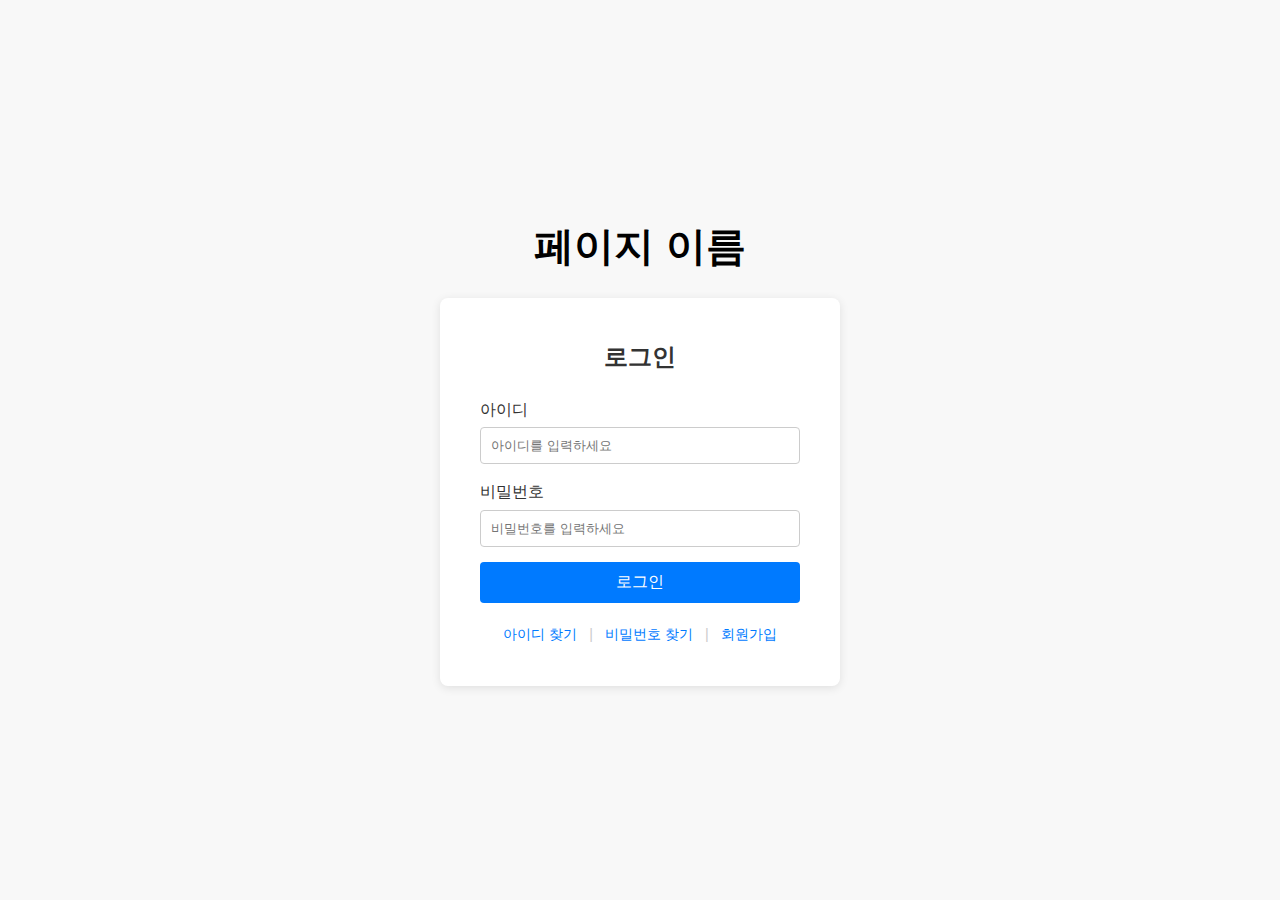
<file: a-club-site-making-main/web-program__page-start/login.html>
<!DOCTYPE html>
<html lang="ko">
<head>
  <!-- 문서의 문자 인코딩을 UTF-8로 설정 (한글 사용을 위함) -->
  <meta charset="UTF-8" />
  
  <!-- 브라우저 탭에 표시될 제목 -->
  <title>로그인 페이지</title>
  
  <!-- 모바일/반응형 웹을 위한 뷰포트 설정 -->
  <meta name="viewport" content="width=device-width, initial-scale=1.0" />
  
  <!-- 외부 CSS 파일 연결 -->
  <link rel="stylesheet" href="css/login.css" />
</head>

<body>
  <!-- 로그인 페이지 전체 영역을 감싸는 섹션 -->
  <section class="login-section">

    <!-- 페이지 이름을 표시하는 영역 (로고나 서비스명 등) -->
    <div class="page-name"><h1>페이지 이름<h1></div>
    
    <!-- 로그인 박스를 감싸는 컨테이너 -->
    <div class="login-container">

      <!-- 로그인 제목 -->
      <h2>로그인</h2>

      <!-- 로그인 폼 (POST 방식으로 전송됨, action은 현재 페이지로 설정됨) -->
      <form action="#" method="post">

        <!-- 아이디 입력 필드 그룹 -->
        <div class="input-group">
          <!-- 아이디 라벨 (label의 for 속성이 input의 id와 일치해야 함) -->
          <label for="username">아이디</label>
          <!-- 텍스트 입력창, 필수 입력 항목 (required) -->
          <input 
            type="text" 
            id="username" 
            name="username" 
            placeholder="아이디를 입력하세요" 
            required 
          />
        </div>

        <!-- 비밀번호 입력 필드 그룹 -->
        <div class="input-group">
          <label for="password">비밀번호</label>
          <input 
            type="password" 
            id="password" 
            name="password" 
            placeholder="비밀번호를 입력하세요" 
            required 
          />
        </div>

        <!-- 로그인 버튼 -->
        <button type="submit" class="btn">로그인</button>
      </form>

      <!-- 로그인 하단의 보조 링크 영역 -->
      <div class="login-links">
        <!-- 아이디 찾기 링크 (추후 클릭 이벤트 또는 href 추가 가능) -->
        <span class="id-find-link">아이디 찾기</span>
        
        <!-- 구분선 -->
        <span class="divider">|</span>
        
        <!-- 비밀번호 찾기 링크 -->
        <span class="forgot-link">비밀번호 찾기</span>
        
        <span class="divider">|</span>
        
        <!-- 회원가입 링크 -->
        <span class="signup-link">회원가입</span>
      </div>
    </div>
  </section>
</body>
</html>
</file>
<file: a-club-site-making-main/web-program__page-start/css/login.css>
/* [1] 모든 요소에 기본 스타일 초기화 */
* {
    margin: 0;                   /* 기본 마진 제거 */
    padding: 0;                  /* 기본 패딩 제거 */
    box-sizing: border-box;      /* padding과 border를 width/height에 포함 */
  }
  
  /* [2] body 전체 스타일 설정 */
  body {
    font-family: -apple-system, BlinkMacSystemFont, "Helvetica Neue", Helvetica, Arial, sans-serif;
    /* 애플 시스템 폰트를 우선 사용하고, 없으면 다른 대체 폰트 사용 */
  
    background-color: #f8f8f8;   /* 연한 회색 배경색 */
    line-height: 1.6;            /* 줄 간격 */
  }
  
  /* [3] 로그인 영역 섹션 전체 정렬 */
  .login-section {
    display: flex;               /* 플렉스 박스로 설정 */
    justify-content: center;    /* 수평 가운데 정렬 */
    align-items: center;        /* 수직 가운데 정렬 */
    min-height: 100vh;          /* 화면 전체 높이 */
    padding: 40px 20px;         /* 위아래 40px, 좌우 20px 여백 */
    flex-direction: column;   /* 플렉스 박스 상하로 정렬*/
  }
  
  /* [4] 로그인 박스 컨테이너 스타일 */
  .login-container {
    background-color: #ffffff;  /* 배경 흰색 */
    padding: 40px;              /* 내부 여백 */
    border-radius: 8px;         /* 테두리 둥글게 */
    box-shadow: 0 2px 10px rgba(0, 0, 0, 0.1); /* 그림자 효과 */
    width: 100%;                /* 너비 100% */
    max-width: 400px;           /* 최대 너비 400px */
  }
  
  /* 로그인 제목 스타일 */
  .login-container h2 {
    margin-bottom: 20px;        /* 제목 아래 여백 */
    text-align: center;         /* 가운데 정렬 */
    color: #333;                /* 어두운 회색 글씨 */
  }
  
  /* [5] 입력 필드 그룹 설정 */
  .input-group {
    margin-bottom: 15px;        /* 그룹 간 간격 */
  }
  
  /* 라벨 텍스트 스타일 */
  .input-group label {
    display: block;             /* 블록 요소로 배치 */
    margin-bottom: 5px;         /* 라벨 아래 간격 */
    color: #333;                /* 어두운 회색 */
    font-weight: 500;           /* 약간 진한 글꼴 */
  }
  
  /* 입력창 스타일 */
  .input-group input {
    width: 100%;                /* 전체 너비 */
    padding: 10px;              /* 안쪽 여백 */
    border: 1px solid #ccc;     /* 연한 회색 테두리 */
    border-radius: 4px;         /* 살짝 둥근 모서리 */
  }
  
  /* [6] 로그인 버튼 스타일 */
  .btn {
    width: 100%;                /* 버튼 너비 전체 */
    padding: 10px;              /* 안쪽 여백 */
    background-color: #007aff;  /* 파란색 배경 (애플 블루 계열) */
    border: none;               /* 테두리 없음 */
    color: #fff;                /* 흰색 글씨 */
    font-size: 1rem;            /* 기본 글자 크기 */
    border-radius: 4px;         /* 살짝 둥근 버튼 */
    cursor: pointer;            /* 마우스를 올리면 손가락 아이콘 */
    transition: background-color 0.2s ease; /* 부드러운 색상 전환 */
  }
  
  /* 버튼에 마우스를 올렸을 때 효과 */
  .btn:hover {
    background-color: #005bb5;  /* 더 진한 파란색으로 변경 */
  }
  
  /* [7] 하단 보조 링크 영역 */
  .login-links {
    margin-top: 20px;           /* 위쪽과 간격 */
    text-align: center;         /* 가운데 정렬 */
    font-size: 0.9rem;          /* 약간 작은 글자 크기 */
    color: #333;                /* 어두운 회색 */
  }
  
  /* 구분자 스타일 (|) */
  .login-links .divider {
    margin: 0 8px;              /* 좌우 간격 */
    color: #ccc;                /* 연한 회색 */
  }
  
  /* 하단의 각 링크 스타일 (a 대신 span 사용) */
  .login-links .id-find-link,
  .login-links .forgot-link,
  .login-links .signup-link {
    cursor: pointer;            /* 마우스를 올리면 클릭 가능하게 */
    color: #007aff;             /* 파란색 텍스트 */
    transition: color 0.2s ease; /* 색상 전환 효과 */
  }
  
  /* 마우스를 올렸을 때 효과 */
  .login-links .id-find-link:hover,
  .login-links .forgot-link:hover,
  .login-links .signup-link:hover {
    color: #005bb5;             /* 더 진한 파란색으로 변경 */
    text-decoration: underline; /* 밑줄 표시 */
  }

  /* 가장 상단에 있는 "페이지 이름" */
  .page-name {
    font-size : 20px;
    margin-bottom : 20px;
  }
</file>
